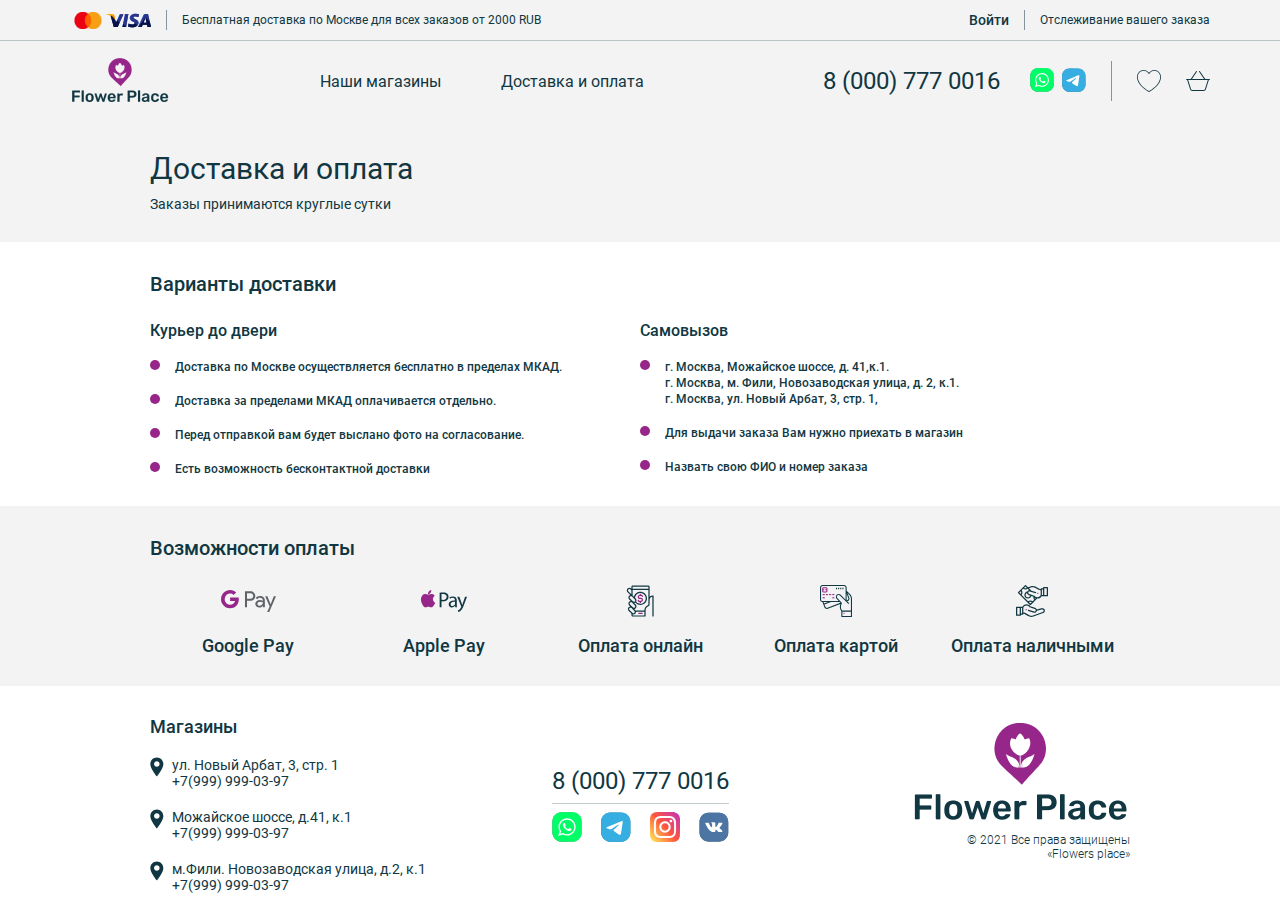
<file: delivery.html>
<!DOCTYPE html>
<html lang="en">
  <head>
    <meta charset="UTF-8" />
    <meta http-equiv="X-UA-Compatible" content="IE=edge" />
    <meta name="viewport" content="width=device-width, initial-scale=1.0" />
    <link rel="shortcut icon" href="/images/faviconpng.png" type="image/png" />
    <!-- Bootstrap 5 CDN -->
    <link
      href="https://cdn.jsdelivr.net/npm/bootstrap@5.0.2/dist/css/bootstrap.min.css"
      rel="stylesheet"
      integrity="sha384-EVSTQN3/azprG1Anm3QDgpJLIm9Nao0Yz1ztcQTwFspd3yD65VohhpuuCOmLASjC"
      crossorigin="anonymous"
    />
    <!-- Toastify CDN -->
    <!-- <link
      rel="stylesheet"
      type="text/css"
      href="https://cdn.jsdelivr.net/npm/toastify-js/src/toastify.min.css"
    /> -->
    <!-- Splide CSS CDN -->
    <!-- <link
      rel="stylesheet"
      href="https://cdn.jsdelivr.net/npm/@splidejs/splide@latest/dist/css/splide.min.css"
    /> -->
    <!-- CSS -->
    <link rel="stylesheet" href="css/index.css" />
    <title>Доставка и оплата</title>
  </head>
  <body id="app">
    <section class="main">
      <!-- Header -->
      <section class="header">
        <section class="top-header">
          <div class="left-group">
            <div class="visa-container">
              <img
                class="visa-logo"
                src="/images/visa-logo.svg"
                alt="visa logo"
              />
              <img
                class="visa-text"
                src="/images/visa-text.svg"
                alt="visa logo"
              />
            </div>
            <div class="ver-divider"></div>
            <p class="text">
              Бесплатная доставка по Москве для всех заказов от 2000 RUB
            </p>
          </div>
          <div class="right-group">
            <p class="signin">Войти</p>
            <div class="ver-divider"></div>
            <p class="text">Oтслеживание вашего заказа</p>
          </div>
        </section>
        <div class="hor-divider"></div>
        <section class="main-header">
          <a class="logo" href="/">
            <img src="/images/main-logo-small.png" alt="flower place" />
          </a>
          <nav class="navigation">
            <a class="navigation-item" href="/">Наши магазины</a>
            <a class="navigation-item" href="#delivery">Доставка и оплата</a>
          </nav>
          <div class="right-group">
            <a class="number" href="tel:+80007770016">8 (000) 777 0016</a>
            <div class="media-icons">
              <a
                class="icon"
                href="https://wa.me//994557088909"
                target="_blank"
              >
                <img src="/images/whatsapp-icon.svg" alt="whatsapp" />
              </a>
              <a class="icon" href="https://t.me/muradhajiev" target="_blank">
                <img src="/images/telegram-icon.svg" alt="telegram" />
              </a>
            </div>
            <div class="ver-divider"></div>
            <div class="profile">
              <img class="icon" src="/images/heart.svg" alt="favorites" />
              <img
                class="icon"
                src="/images/shopping-basket.svg"
                alt="shopping basket"
              />
            </div>
          </div>
        </section>
      </section>
      <!-- Mobile header -->
      <section class="mobile-header">
        <img
          onclick="openMenu()"
          class="menu-toggle-btn"
          src="/images/menu-toggle-icon.svg"
          alt="menu"
        />
        <a class="logo" href="/">
          <img src="/images/main-logo-mobile.svg" alt="flower place" />
        </a>
        <div class="menu-toggle-btn"></div>
      </section>
      <!-- Mobile menu -->
      <section id="mobile-menu" class="mobile-menu">
        <div id="mobile-menu-inner" class="inner">
          <div class="heading">
            <img
              onclick="closeMenu()"
              class="close"
              src="/images/menu-close-button.svg"
              alt="close menu"
            />
            <img class="search" src="/images/search.svg" alt="close menu" />
          </div>
          <div class="menu">
            <a class="menu-item" href="/" onclick="closeMenu()"
              >Наши магазины</a
            >
            <a class="menu-item" href="#delivery" onclick="closeMenu()"
              >Доставка и оплата</a
            >
          </div>
          <div class="footer">
            <div class="number-media">
              <a class="number" href="tel:+80007770016">8 (000) 777 0016</a>
              <div class="media-icons">
                <a
                  class="icon"
                  href="https://wa.me//994557088909"
                  target="_blank"
                >
                  <img src="/images/whatsapp-icon.svg" alt="whatsapp" />
                </a>
                <a class="icon" href="https://t.me/muradhajiev" target="_blank">
                  <img src="/images/telegram-icon.svg" alt="telegram" />
                </a>
              </div>
            </div>
            <div class="text">
              <p class="text1">
                Бесплатная доставка по Москве для всех заказов от 2000 RUB
              </p>
              <p class="text2">Oтслеживание вашего заказа</p>
            </div>
            <div class="visa-container">
              <img
                class="visa-logo"
                src="/images/visa-logo.svg"
                alt="visa logo"
              />
              <img
                class="visa-text"
                src="/images/visa-text.svg"
                alt="visa logo"
              />
            </div>
          </div>
        </div>
      </section>
      <!-- Delivery and Payment -->
      <section id="delivery" class="delivery-payment">
        <div class="inner">
          <h1>Доставка и оплата</h1>
          <p>Заказы принимаются круглые сутки</p>
        </div>
      </section>
      <!-- Deliver options -->
      <section class="deliver-options">
        <div class="inner">
          <h2>Варианты доставки</h2>
          <div class="options">
            <div class="option-column">
              <h3>Курьер до двери</h3>
              <div class="option">
                <div class="list-dot"></div>
                <p>
                  Доставка по Москве осуществляется бесплатно в пределах МКАД.
                </p>
              </div>
              <div class="option">
                <div class="list-dot"></div>
                <p>Доставка за пределами МКАД оплачивается отдельно.</p>
              </div>
              <div class="option">
                <div class="list-dot"></div>
                <p>Перед отправкой вам будет выслано фото на согласование.</p>
              </div>
              <div class="option">
                <div class="list-dot"></div>
                <p>Есть возможность бесконтактной доставки</p>
              </div>
            </div>
            <div class="option-column">
              <h3>Самовызов</h3>
              <div class="option">
                <div class="list-dot"></div>
                <div class="multi-option">
                  <p>г. Москва, Можайское шоссе, д. 41,к.1.</p>
                  <p>г. Москва, м. Фили, Новозаводская улица, д. 2, к.1.</p>
                  <p>г. Москва, ул. Новый Арбат, 3, стр. 1,</p>
                </div>
              </div>
              <div class="option">
                <div class="list-dot"></div>
                <p>Для выдачи заказа Вам нужно приехать в магазин</p>
              </div>
              <div class="option">
                <div class="list-dot"></div>
                <p>Назвать свою ФИО и номер заказа</p>
              </div>
            </div>
          </div>
        </div>
      </section>
      <!-- Payment options -->
      <div class="payment-options">
        <div class="inner">
          <h2>Возможности оплаты</h2>
          <div class="options">
            <div class="option">
              <img
                src="images/google-pay.svg"
                alt="google pay"
                class="google"
              />
              <p>Google Pay</p>
            </div>
            <div class="option">
              <img src="images/apple-pay.svg" alt="apple pay" class="apple" />
              <p>Apple Pay</p>
            </div>
            <div class="option">
              <img src="images/mobile-pay.svg" alt="mobile pay" class="logo" />
              <p>Оплата онлайн</p>
            </div>
            <div class="option">
              <img src="images/debit-pay.svg" alt="debit pay" class="logo" />
              <p>Оплата картой</p>
            </div>
            <div class="option">
              <img src="images/cash-pay.svg" alt="cash pay" class="logo" />
              <p>Оплата наличными</p>
            </div>
          </div>
        </div>
      </div>
      <!-- Footer -->
      <section class="footer">
        <div class="main-footer">
          <div class="stores">
            <div class="header">Магазины</div>
            <div class="store">
              <div class="logo">
                <img src="images/location.svg" alt="location" />
              </div>
              <div class="location">
                <div class="address">ул. Новый Арбат, 3, стр. 1</div>
                <a class="number" href="tel:+79999990397">+7(999) 999-03-97</a>
              </div>
            </div>
            <div class="store">
              <div class="logo">
                <img src="images/location.svg" alt="location" />
              </div>
              <div class="location">
                <div class="address">Можайское шоссе, д.41, к.1</div>
                <a class="number" href="tel:+79999990397">+7(999) 999-03-97</a>
              </div>
            </div>
            <div class="store">
              <div class="logo">
                <img src="images/location.svg" alt="location" />
              </div>
              <div class="location">
                <div class="address">м.Фили. Новозаводская улица, д.2, к.1</div>
                <a class="number" href="tel:+79999990397">+7(999) 999-03-97</a>
              </div>
            </div>
          </div>
          <div class="media">
            <a class="number" href="tel:+80007770016">8 (000) 777 0016</a>
            <div class="hor-divider"></div>
            <div class="icons">
              <a
                class="icon"
                href="https://wa.me//994557088909"
                target="_blank"
              >
                <img src="/images/whatsapp-icon.svg" alt="whatsapp" />
              </a>
              <a
                class="icon"
                href="https://wa.me//994557088909"
                target="_blank"
              >
                <img src="/images/telegram-icon.svg" alt="telegram" />
              </a>
              <a
                class="icon"
                href="https://wa.me//994557088909"
                target="_blank"
              >
                <img src="/images/instagram-icon.svg" alt="instagram" />
              </a>
              <a
                class="icon"
                href="https://wa.me//994557088909"
                target="_blank"
              >
                <img src="/images/vcontact-icon.svg" alt="vcontact" />
              </a>
            </div>
          </div>
          <div class="logo-holder">
            <a class="logo" href="/">
              <img src="/images/main-logo-large.png" alt="flower place" />
            </a>
            <div class="text">
              © 2021 Все права защищены <br />
              «Flowers place»
            </div>
          </div>
        </div>
        <!-- <div class="hor-divider"></div>
        <div class="bottom-footer">
          <div class="text">karamin__</div>
          <div class="text">2021</div>
        </div> -->
      </section>
      <!-- Mobile footer -->
      <section class="mobile-footer">
        <div class="main-footer">
          <div class="stores">
            <div class="header">Магазины</div>
            <div class="store">
              <div class="logo">
                <img src="images/location.svg" alt="location" />
              </div>
              <div class="location">
                <div class="address">ул. Новый Арбат, 3, стр. 1</div>
                <a class="number" href="tel:+79999990397">+7(999) 999-03-97</a>
              </div>
            </div>
            <div class="store">
              <div class="logo">
                <img src="images/location.svg" alt="location" />
              </div>
              <div class="location">
                <div class="address">Можайское шоссе, д.41, к.1</div>
                <a class="number" href="tel:+79999990397">+7(999) 999-03-97</a>
              </div>
            </div>
            <div class="store">
              <div class="logo">
                <img src="images/location.svg" alt="location" />
              </div>
              <div class="location">
                <div class="address">м.Фили. Новозаводская улица, д.2, к.1</div>
                <a class="number" href="tel:+79999990397">+7(999) 999-03-97</a>
              </div>
            </div>
          </div>
          <div class="media-visa">
            <div class="media">
              <a class="number" href="tel:+80007770016">8 (000) 777 0016</a>
              <div class="hor-divider"></div>
              <div class="icons">
                <a
                  class="icon"
                  href="https://wa.me//994557088909"
                  target="_blank"
                >
                  <img src="/images/whatsapp-icon.svg" alt="whatsapp" />
                </a>
                <a
                  class="icon"
                  href="https://wa.me//994557088909"
                  target="_blank"
                >
                  <img src="/images/telegram-icon.svg" alt="telegram" />
                </a>
                <a
                  class="icon"
                  href="https://wa.me//994557088909"
                  target="_blank"
                >
                  <img src="/images/instagram-icon.svg" alt="instagram" />
                </a>
                <a
                  class="icon"
                  href="https://wa.me//994557088909"
                  target="_blank"
                >
                  <img src="/images/vcontact-icon.svg" alt="vcontact" />
                </a>
              </div>
            </div>
            <div class="visa-container">
              <img
                class="visa-logo"
                src="/images/visa-logo.svg"
                alt="visa logo"
              />
              <img
                class="visa-text"
                src="/images/visa-text.svg"
                alt="visa logo"
              />
            </div>
          </div>
        </div>
        <div class="hor-divider"></div>
        <div class="logo-holder">
          <a class="logo" href="/">
            <img src="/images/main-logo-mobile.svg" alt="Flower place" />
          </a>
          <div class="text">
            © 2021 Все права защищены <br />
            «Flowers place»
          </div>
        </div>
        <!-- <div class="hor-divider"></div>
        <div class="bottom-footer">
          <div class="text">karamin__</div>
          <div class="text">2021</div>
        </div> -->
      </section>
    </section>
    <!-- Bootstarp 5 CDN -->
    <script
      src="https://cdn.jsdelivr.net/npm/bootstrap@5.0.2/dist/js/bootstrap.bundle.min.js"
      integrity="sha384-MrcW6ZMFYlzcLA8Nl+NtUVF0sA7MsXsP1UyJoMp4YLEuNSfAP+JcXn/tWtIaxVXM"
      crossorigin="anonymous"
    ></script>
    <!-- Toastify CDN -->
    <!-- <script
      type="text/javascript"
      src="https://cdn.jsdelivr.net/npm/toastify-js"
    ></script> -->
    <!-- Splide CDN -->
    <!-- <script src="https://cdn.jsdelivr.net/npm/@splidejs/splide@latest/dist/js/splide.min.js"></script> -->
    <!-- Utilities -->
    <script src="/js/utils.js"></script>
  </body>
</html>
</file>
<file: css/index.css>
/* Sections */
@import url(normalize.css);
@import url(fonts.css);
@import url(main.css);
@import url(mobile-header.css);
@import url(mobile-menu.css);
@import url(header.css);
@import url(email.css);
@import url(stores.css);
@import url(ordercall.css);
@import url(delivery-payment.css);
@import url(deliver-options.css);
@import url(payment-options.css);
@import url(mobile-footer.css);
@import url(footer.css);

:root {
  --primary-color: #962689;
  --primary-bg-color: #f3f3f3;
  --text-color: #103742;
  --white: #ffffff;
  --toast-info: #3e8ed0;
  --toast-success: #48c78e;
  --toast-warning: #ffbb55;
  --toast-danger: #f14668;
}

html {
  height: -webkit-fill-available;
}

body {
  background-color: var(--primary-bg-color);
  min-height: -webkit-fill-available;
  width: 100%;
}

.custom-toast > .toast-close {
  margin-left: 16px;
}

.toast-type-info {
  background-color: var(--toast-info);
}

.toast-type-success {
  background: var(--toast-success);
}

.toast-type-warning {
  background: var(--toast-warning);
}

.toast-type-danger {
  background: var(--toast-danger);
}

.form-error {
  border: 2px solid red !important;
  color: red;
}
</file>
